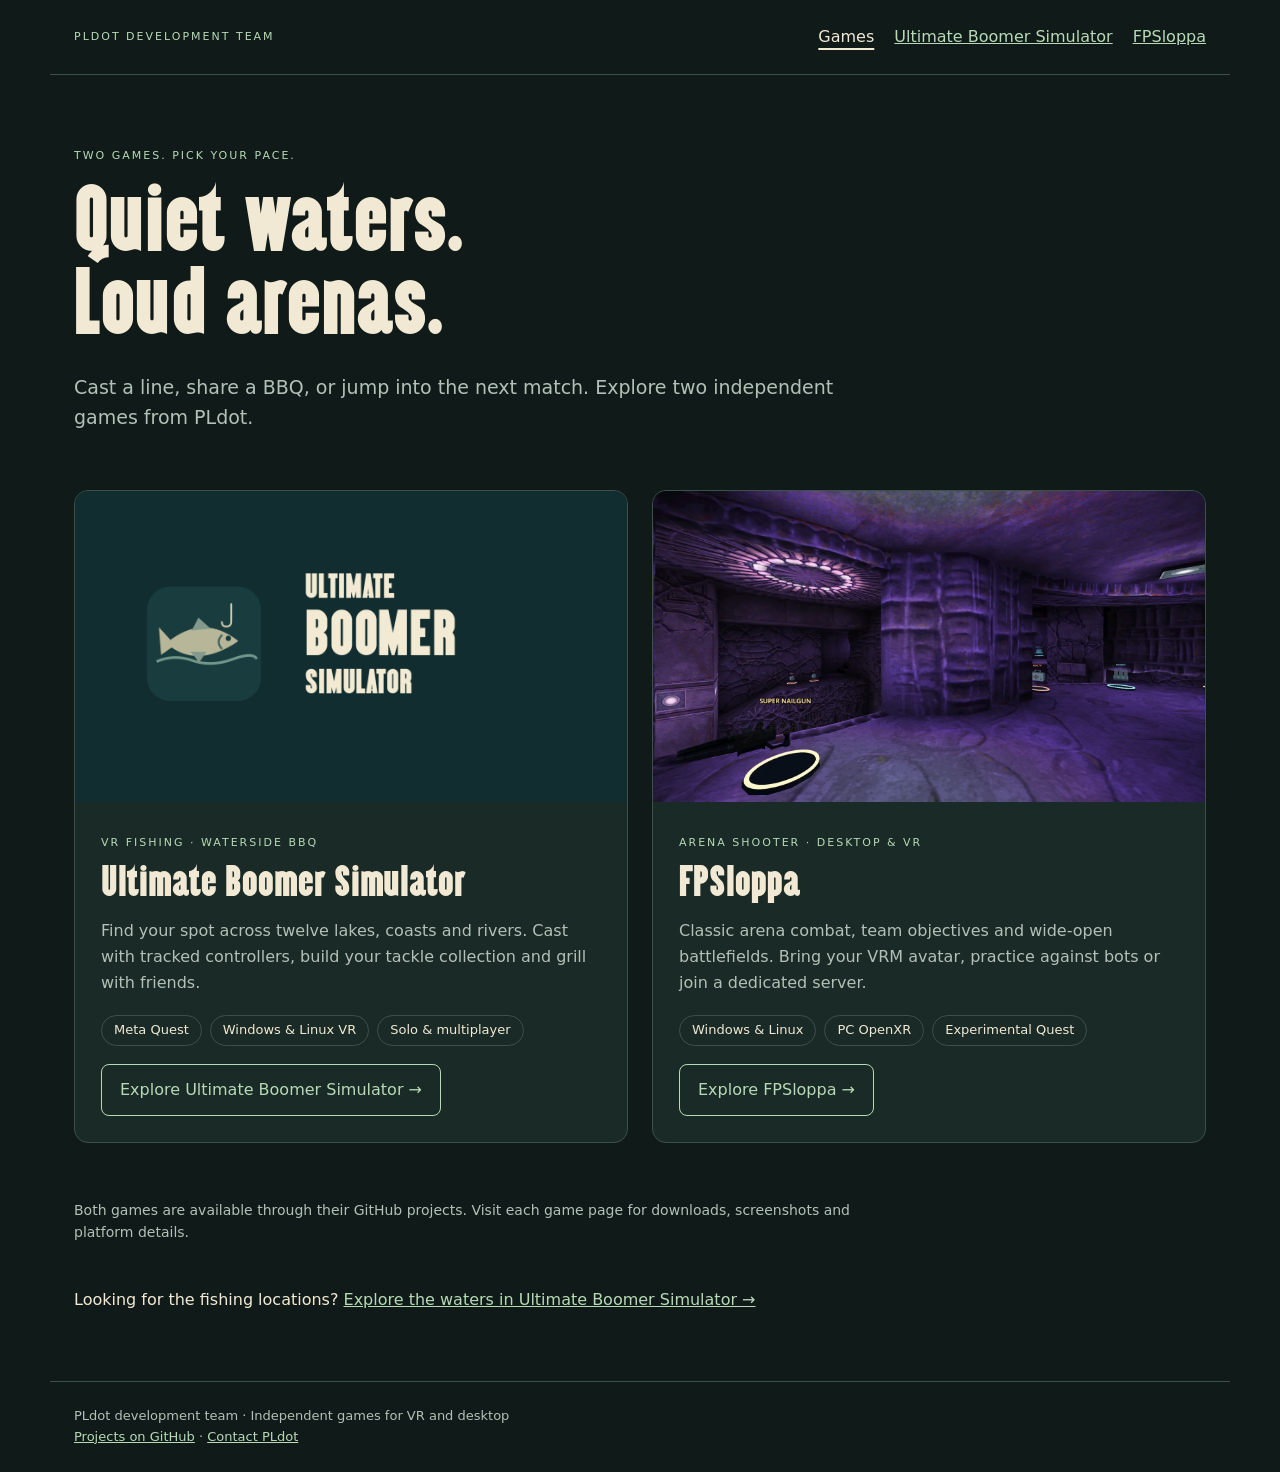
<file: index.html>
<!doctype html>
<html lang="en"><head><meta charset="utf-8"><meta name="viewport" content="width=device-width, initial-scale=1"><title>Games | PLdot</title>
<meta name="description" content="Discover Ultimate Boomer Simulator and FPSloppa: VR fishing and waterside BBQ, or arena action on desktop and in VR."><link rel="canonical" href="https://jebot-git.github.io/"><meta property="og:title" content="Games"><meta property="og:description" content="Discover Ultimate Boomer Simulator and FPSloppa: VR fishing and waterside BBQ, or arena action on desktop and in VR."><meta property="og:type" content="website"><meta property="og:url" content="https://jebot-git.github.io/"><meta property="og:image" content="https://jebot-git.github.io/media/cover-landscape.png"><link rel="icon" href="/media/icon.png"><link rel="stylesheet" href="/style.css"></head><body class=""><a class="skip" href="#main">Skip to content</a><header><a class="site-brand label" href="/">PLdot development team</a><nav aria-label="Main navigation"><a href="/" aria-current="page">Games</a><a href="/ultimate-boomer-simulator/">Ultimate Boomer Simulator</a><a href="/fpsloppa/">FPSloppa</a></nav></header><main id="main"><div class="intro"><span class="label">Two games. Pick your pace.</span><h1>Quiet waters.<br>Loud arenas.</h1><p>Cast a line, share a BBQ, or jump into the next match. Explore two independent games from PLdot.</p></div>
<div class="games"><article class="game-card"><a href="/ultimate-boomer-simulator/" tabindex="-1" aria-hidden="true"><img src="/media/cover-landscape.png" alt="" width="1280" height="720"></a><div class="card-body"><span class="label">VR fishing · Waterside BBQ</span><h2>Ultimate Boomer Simulator</h2><p>Find your spot across twelve lakes, coasts and rivers. Cast with tracked controllers, build your tackle collection and grill with friends.</p><div class="tags"><span>Meta Quest</span><span>Windows &amp; Linux VR</span><span>Solo &amp; multiplayer</span></div><a class="button" href="/ultimate-boomer-simulator/">Explore Ultimate Boomer Simulator →</a></div></article>
<article class="game-card"><a href="/fpsloppa/" tabindex="-1" aria-hidden="true"><img src="/media/fpsloppa/magenta.webp" alt="" width="1600" height="900"></a><div class="card-body"><span class="label">Arena shooter · Desktop &amp; VR</span><h2>FPSloppa</h2><p>Classic arena combat, team objectives and wide-open battlefields. Bring your VRM avatar, practice against bots or join a dedicated server.</p><div class="tags"><span>Windows &amp; Linux</span><span>PC OpenXR</span><span>Experimental Quest</span></div><a class="button" href="/fpsloppa/">Explore FPSloppa →</a></div></article></div>
<p class="section-note">Both games are available through their GitHub projects. Visit each game page for downloads, screenshots and platform details.</p>
<section id="environments"><p>Looking for the fishing locations? <a href="/ultimate-boomer-simulator/#environments">Explore the waters in Ultimate Boomer Simulator →</a></p></section></main><footer>PLdot development team · Independent games for VR and desktop<br><a href="https://github.com/jebot-git">Projects on GitHub</a> · <a href="mailto:jewzuv@gmail.com">Contact PLdot</a></footer></body></html>
</file>
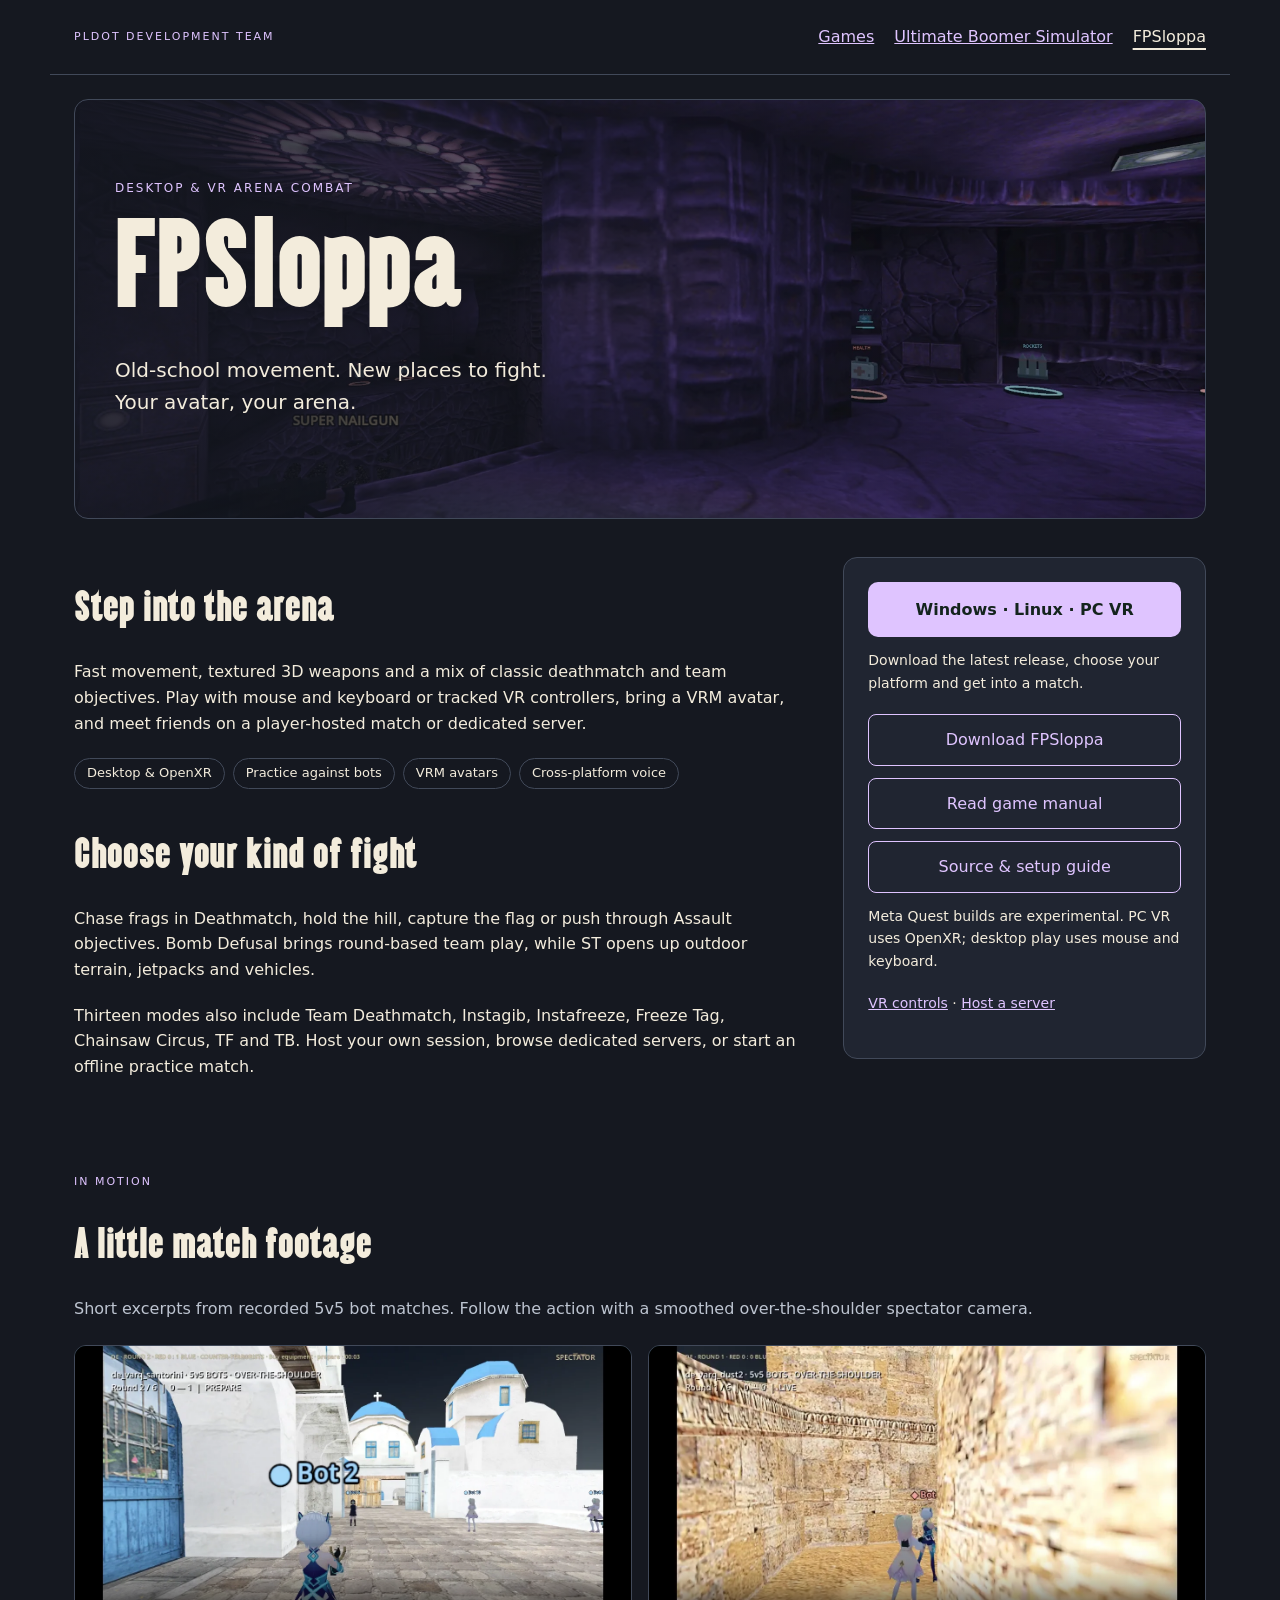
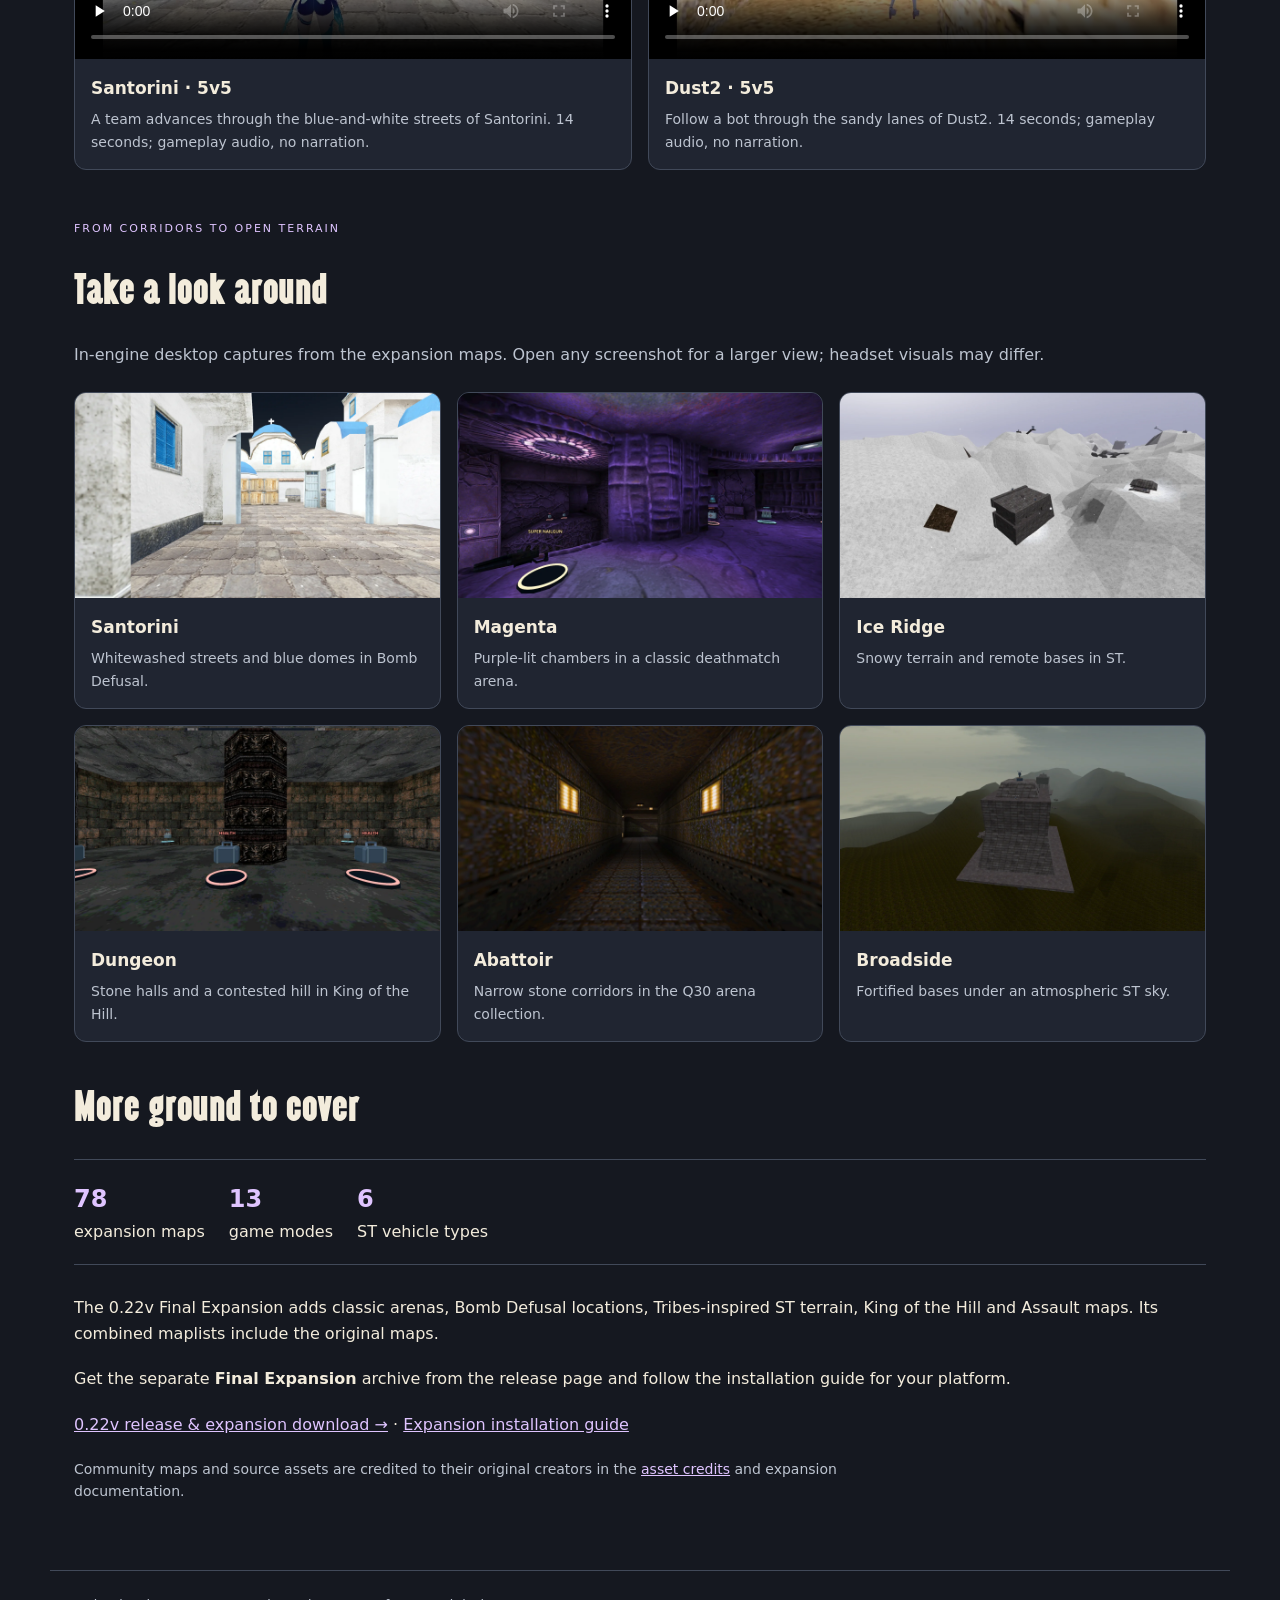
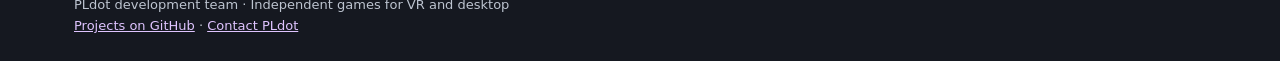
<file: fpsloppa/index.html>
<!doctype html>
<html lang="en"><head><meta charset="utf-8"><meta name="viewport" content="width=device-width, initial-scale=1"><title>FPSloppa | PLdot</title>
<meta name="description" content="Desktop and VR arena combat with bots, VRM avatars, dedicated servers and thirteen game modes. See screenshots, watch short gameplay clips and download FPSloppa."><link rel="canonical" href="https://jebot-git.github.io/fpsloppa/"><meta property="og:title" content="FPSloppa"><meta property="og:description" content="Desktop and VR arena combat with bots, VRM avatars, dedicated servers and thirteen game modes. See screenshots, watch short gameplay clips and download FPSloppa."><meta property="og:type" content="website"><meta property="og:url" content="https://jebot-git.github.io/fpsloppa/"><meta property="og:image" content="https://jebot-git.github.io/media/fpsloppa/magenta.webp"><link rel="icon" href="/media/icon.png"><link rel="stylesheet" href="/style.css"></head><body class="fps"><a class="skip" href="#main">Skip to content</a><header><a class="site-brand label" href="/">PLdot development team</a><nav aria-label="Main navigation"><a href="/">Games</a><a href="/ultimate-boomer-simulator/">Ultimate Boomer Simulator</a><a href="/fpsloppa/" aria-current="page">FPSloppa</a></nav></header><main id="main"><div class="hero"><span class="label">Desktop &amp; VR arena combat</span><h1>FPSloppa</h1><p>Old-school movement. New places to fight.<br>Your avatar, your arena.</p></div>
<div class="layout"><div><h2>Step into the arena</h2><p>Fast movement, textured 3D weapons and a mix of classic deathmatch and team objectives. Play with mouse and keyboard or tracked VR controllers, bring a VRM avatar, and meet friends on a player-hosted match or dedicated server.</p><div class="tags"><span>Desktop &amp; OpenXR</span><span>Practice against bots</span><span>VRM avatars</span><span>Cross-platform voice</span></div><section><h2>Choose your kind of fight</h2><p>Chase frags in Deathmatch, hold the hill, capture the flag or push through Assault objectives. Bomb Defusal brings round-based team play, while ST opens up outdoor terrain, jetpacks and vehicles.</p><p>Thirteen modes also include Team Deathmatch, Instagib, Instafreeze, Freeze Tag, Chainsaw Circus, TF and TB. Host your own session, browse dedicated servers, or start an offline practice match.</p></section></div>
<aside class="aside"><div class="price">Windows · Linux · PC VR</div><p>Download the latest release, choose your platform and get into a match.</p><a class="button" href="https://github.com/jebot-git/FPSloppa/releases/latest">Download FPSloppa</a><a class="button" href="/fpsloppa/manual/">Read game manual</a><a class="button" href="https://github.com/jebot-git/FPSloppa">Source &amp; setup guide</a><p>Meta Quest builds are experimental. PC VR uses OpenXR; desktop play uses mouse and keyboard.</p><p><a href="https://github.com/jebot-git/FPSloppa/blob/main/VR.md">VR controls</a> · <a href="https://github.com/jebot-git/FPSloppa/blob/main/SERVER.md">Host a server</a></p></aside></div>
<section id="clips"><span class="label">In motion</span><h2>A little match footage</h2><p class="subtle">Short excerpts from recorded 5v5 bot matches. Follow the action with a smoothed over-the-shoulder spectator camera.</p><div class="gallery clips"><article class="capture"><figure><video controls playsinline preload="none" poster="/media/fpsloppa/santorini-clip.webp" aria-label="Santorini · 5v5: 14-second gameplay clip"><source src="/media/fpsloppa/santorini-clip.mp4" type="video/mp4"><a href="/media/fpsloppa/santorini-clip.mp4">Download the Santorini · 5v5 clip</a></video><figcaption><h3>Santorini · 5v5</h3><p>A team advances through the blue-and-white streets of Santorini. 14 seconds; gameplay audio, no narration.</p></figcaption></figure></article><article class="capture"><figure><video controls playsinline preload="none" poster="/media/fpsloppa/dust2-clip.webp" aria-label="Dust2 · 5v5: 14-second gameplay clip"><source src="/media/fpsloppa/dust2-clip.mp4" type="video/mp4"><a href="/media/fpsloppa/dust2-clip.mp4">Download the Dust2 · 5v5 clip</a></video><figcaption><h3>Dust2 · 5v5</h3><p>Follow a bot through the sandy lanes of Dust2. 14 seconds; gameplay audio, no narration.</p></figcaption></figure></article></div></section><section id="screenshots"><span class="label">From corridors to open terrain</span><h2>Take a look around</h2><p class="subtle">In-engine desktop captures from the expansion maps. Open any screenshot for a larger view; headset visuals may differ.</p><div class="gallery"><article class="capture"><figure><a href="/media/fpsloppa/santorini.webp"><img loading="lazy" decoding="async" width="1600" height="900" src="/media/fpsloppa/santorini.webp" alt="Whitewashed streets and blue domes in Bomb Defusal."></a><figcaption><h3>Santorini</h3><p>Whitewashed streets and blue domes in Bomb Defusal.</p></figcaption></figure></article><article class="capture"><figure><a href="/media/fpsloppa/magenta.webp"><img loading="lazy" decoding="async" width="1600" height="900" src="/media/fpsloppa/magenta.webp" alt="Purple-lit chambers in a classic deathmatch arena."></a><figcaption><h3>Magenta</h3><p>Purple-lit chambers in a classic deathmatch arena.</p></figcaption></figure></article><article class="capture"><figure><a href="/media/fpsloppa/iceridge.webp"><img loading="lazy" decoding="async" width="1600" height="900" src="/media/fpsloppa/iceridge.webp" alt="Snowy terrain and remote bases in ST."></a><figcaption><h3>Ice Ridge</h3><p>Snowy terrain and remote bases in ST.</p></figcaption></figure></article><article class="capture"><figure><a href="/media/fpsloppa/dungeon.webp"><img loading="lazy" decoding="async" width="1600" height="900" src="/media/fpsloppa/dungeon.webp" alt="Stone halls and a contested hill in King of the Hill."></a><figcaption><h3>Dungeon</h3><p>Stone halls and a contested hill in King of the Hill.</p></figcaption></figure></article><article class="capture"><figure><a href="/media/fpsloppa/abattoir.webp"><img loading="lazy" decoding="async" width="1600" height="900" src="/media/fpsloppa/abattoir.webp" alt="Narrow stone corridors in the Q30 arena collection."></a><figcaption><h3>Abattoir</h3><p>Narrow stone corridors in the Q30 arena collection.</p></figcaption></figure></article><article class="capture"><figure><a href="/media/fpsloppa/broadside.webp"><img loading="lazy" decoding="async" width="1600" height="900" src="/media/fpsloppa/broadside.webp" alt="Fortified bases under an atmospheric ST sky."></a><figcaption><h3>Broadside</h3><p>Fortified bases under an atmospheric ST sky.</p></figcaption></figure></article></div></section><section id="expansion"><h2>More ground to cover</h2><div class="facts"><p><strong>78</strong>expansion maps</p><p><strong>13</strong>game modes</p><p><strong>6</strong>ST vehicle types</p></div><p>The 0.22v Final Expansion adds classic arenas, Bomb Defusal locations, Tribes-inspired ST terrain, King of the Hill and Assault maps. Its combined maplists include the original maps.</p><p>Get the separate <strong>Final Expansion</strong> archive from the release page and follow the installation guide for your platform.</p><p><a href="https://github.com/jebot-git/FPSloppa/releases/tag/0.22v">0.22v release &amp; expansion download →</a> · <a href="https://github.com/jebot-git/FPSloppa/blob/main/docs/FINAL-EXPANSION.md">Expansion installation guide</a></p><p class="section-note">Community maps and source assets are credited to their original creators in the <a href="https://github.com/jebot-git/FPSloppa/blob/main/ASSET_CREDITS.md">asset credits</a> and expansion documentation.</p></section></main><footer>PLdot development team · Independent games for VR and desktop<br><a href="https://github.com/jebot-git">Projects on GitHub</a> · <a href="mailto:jewzuv@gmail.com">Contact PLdot</a></footer></body></html>
</file>
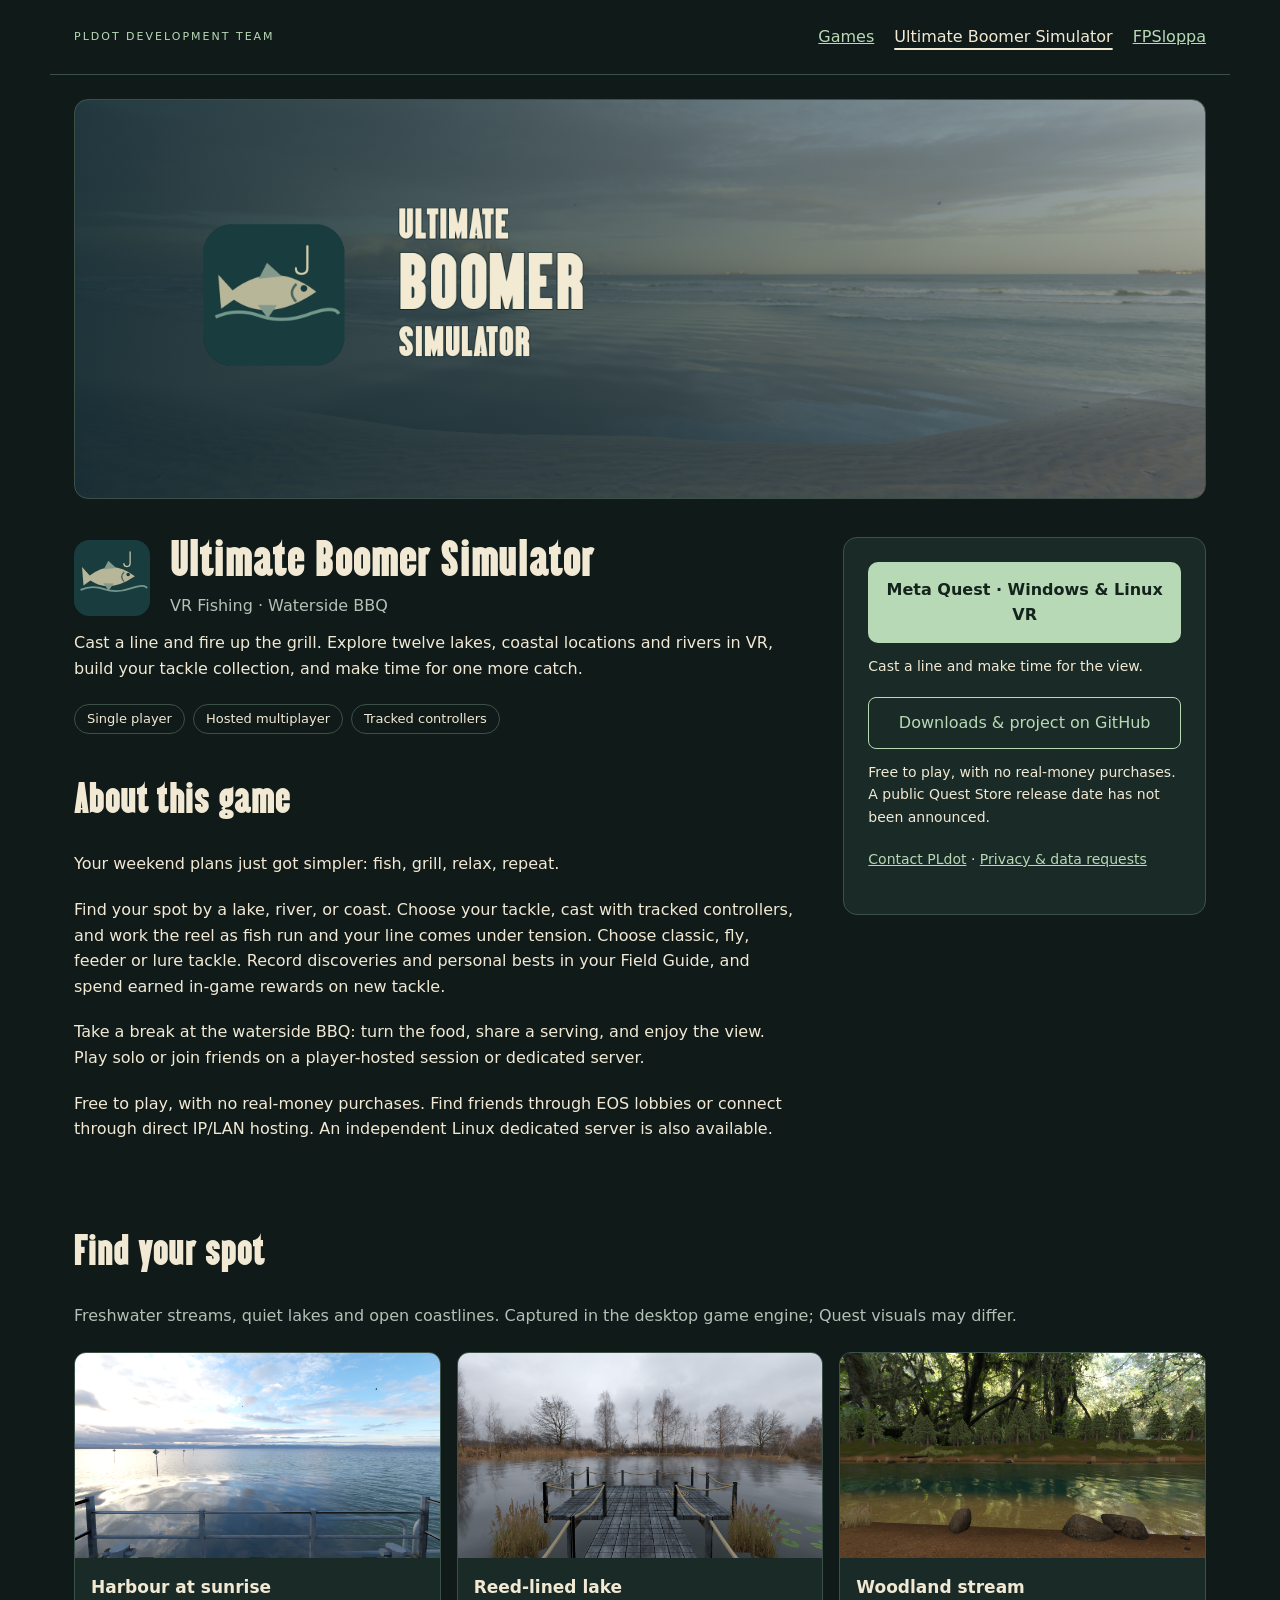
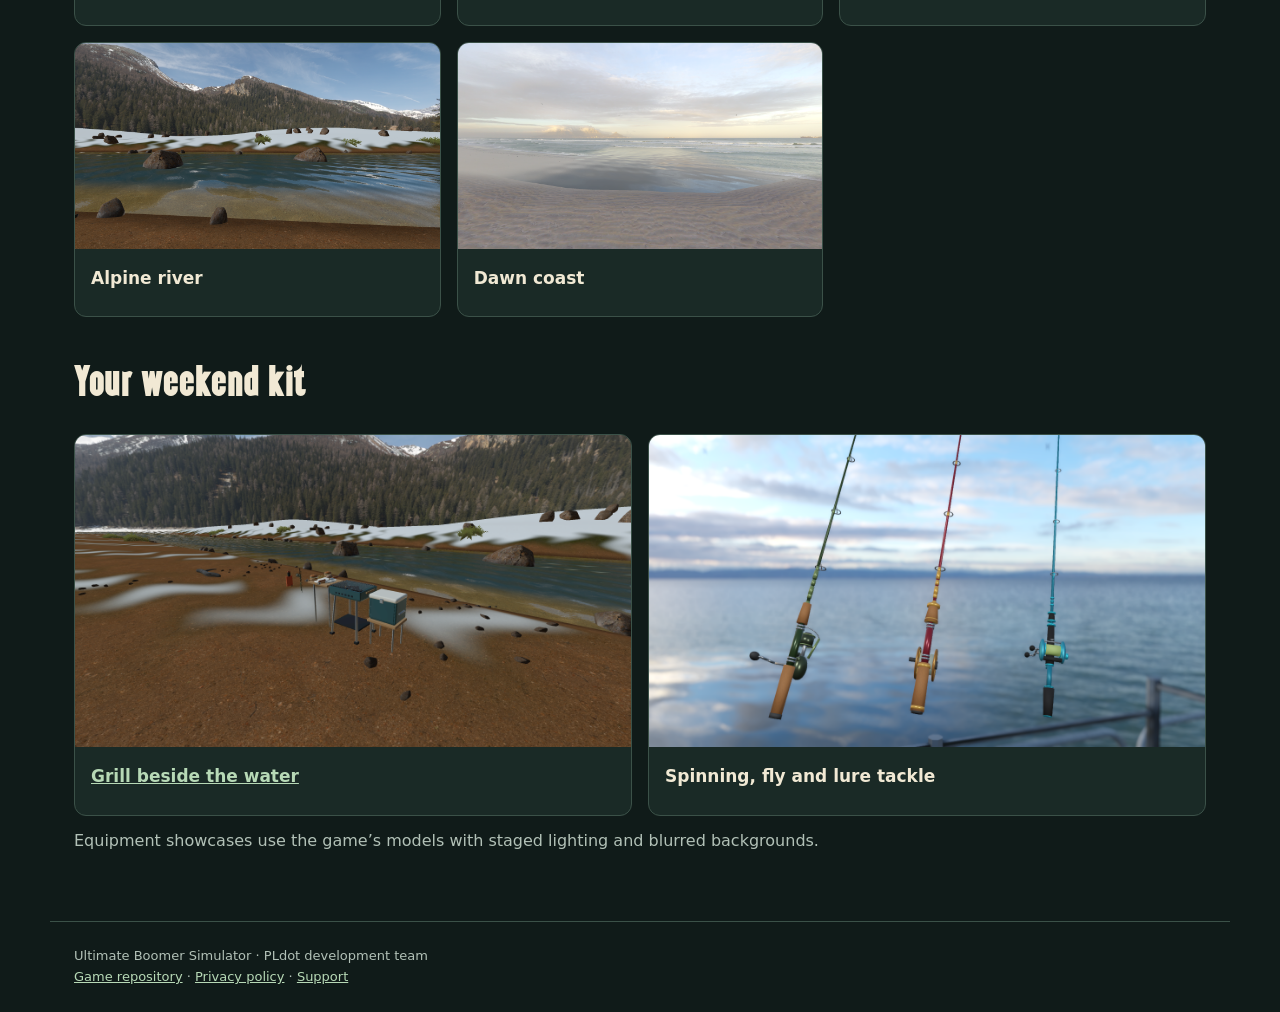
<file: ultimate-boomer-simulator/index.html>
<!doctype html>
<html lang="en"><meta charset="utf-8"><meta name="viewport" content="width=device-width, initial-scale=1">
<title>Ultimate Boomer Simulator | PLdot</title>
<meta name="description" content="Fish and grill in Ultimate Boomer Simulator. Explore twelve waters in VR, choose your tackle and cook with friends. Free for Meta Quest and desktop OpenXR.">
<link rel="canonical" href="https://jebot-git.github.io/ultimate-boomer-simulator/">
<link rel="icon" type="image/png" href="/media/icon.png">
<meta property="og:title" content="Ultimate Boomer Simulator">
<meta property="og:description" content="VR fishing and waterside BBQs across twelve lakes, coasts and rivers. Follow development by PLdot.">
<meta property="og:type" content="website">
<meta property="og:url" content="https://jebot-git.github.io/ultimate-boomer-simulator/">
<meta property="og:image" content="https://jebot-git.github.io/media/cover-landscape.png">
<link rel="stylesheet" href="/style.css">
<body><a class="skip" href="#main">Skip to content</a><header><a class="site-brand label" href="/">PLdot development team</a><nav aria-label="Main navigation"><a href="/">Games</a><a href="/ultimate-boomer-simulator/" aria-current="page">Ultimate Boomer Simulator</a><a href="/fpsloppa/">FPSloppa</a></nav></header>
<main id="main"><div class="hero"><img src="/media/logo.png" alt="Ultimate Boomer Simulator — fish and hook logo"></div>
<div class="layout"><div><div class="identity"><img src="/media/logo-mark.svg" alt="Existing fish and hook game icon"><div><h1>Ultimate Boomer Simulator</h1><span class="subtle">VR Fishing · Waterside BBQ</span></div></div><p>Cast a line and fire up the grill. Explore twelve lakes, coastal locations and rivers in VR, build your tackle collection, and make time for one more catch.</p><div class="tags"><span>Single player</span><span>Hosted multiplayer</span><span>Tracked controllers</span></div><section><h2>About this game</h2><p>Your weekend plans just got simpler: fish, grill, relax, repeat.</p><p>Find your spot by a lake, river, or coast. Choose your tackle, cast with tracked controllers, and work the reel as fish run and your line comes under tension. Choose classic, fly, feeder or lure tackle. Record discoveries and personal bests in your Field Guide, and spend earned in-game rewards on new tackle.</p><p>Take a break at the waterside BBQ: turn the food, share a serving, and enjoy the view. Play solo or join friends on a player-hosted session or dedicated server.</p><p>Free to play, with no real-money purchases. Find friends through EOS lobbies or connect through direct IP/LAN hosting. An independent Linux dedicated server is also available.</p></section></div>
<aside class="aside"><div class="price">Meta Quest · Windows &amp; Linux VR</div><p>Cast a line and make time for the view.</p><a class="button" href="https://github.com/jebot-git/raifslop">Downloads &amp; project on GitHub</a><p>Free to play, with no real-money purchases. A public Quest Store release date has not been announced.</p><p><a href="mailto:jewzuv@gmail.com">Contact PLdot</a> · <a href="https://jebot-git.github.io/raifslop/privacy.html">Privacy &amp; data requests</a></p></aside></div>
<section id="environments"><h2>Find your spot</h2><p class="subtle">Freshwater streams, quiet lakes and open coastlines. Captured in the desktop game engine; Quest visuals may differ.</p><div class="gallery"><article class="capture"><a href="/media/screenshot-01-lake_pier.png"><img loading="lazy" src="/media/screenshot-01-lake_pier.png" alt="Harbour at sunrise"></a><h3>Harbour at sunrise</h3></article><article class="capture"><a href="/media/screenshot-02-gray_pier.png"><img loading="lazy" src="/media/screenshot-02-gray_pier.png" alt="Reed-lined lake"></a><h3>Reed-lined lake</h3></article><article class="capture"><a href="/media/screenshot-03-cedar_creek.png"><img loading="lazy" src="/media/screenshot-03-cedar_creek.png" alt="Woodland stream"></a><h3>Woodland stream</h3></article><article class="capture"><a href="/media/screenshot-04-glacier_run.png"><img loading="lazy" src="/media/screenshot-04-glacier_run.png" alt="Alpine river"></a><h3>Alpine river</h3></article><article class="capture"><a href="/media/screenshot-05-blouberg_sunrise_2.png"><img loading="lazy" src="/media/screenshot-05-blouberg_sunrise_2.png" alt="Dawn coast"></a><h3>Dawn coast</h3></article></div></section><section><h2>Your weekend kit</h2><div class="gallery equipment"><article class="capture"><a href="/media/bbq-lakeside.png"><img loading="lazy" src="/media/bbq-lakeside.png" alt="BBQ station beside the shared fishing water"><h3>Grill beside the water</h3></a></article><article class="capture"><a href="/media/promo-tackle.png"><img loading="lazy" src="/media/promo-tackle.png" alt="Spinning, fly and lure tackle"></a><h3>Spinning, fly and lure tackle</h3></article></div><p class="subtle">Equipment showcases use the game’s models with staged lighting and blurred backgrounds.</p></section>


</main><footer>Ultimate Boomer Simulator · PLdot development team<br><a href="https://github.com/jebot-git/raifslop">Game repository</a> · <a href="https://jebot-git.github.io/raifslop/privacy.html">Privacy policy</a> · <a href="mailto:jewzuv@gmail.com">Support</a></footer></body></html>
</file>
<file: style.css>
:root{color-scheme:dark;--bg:#101b19;--panel:#1a2a26;--line:#3b5148;--muted:#b2c1b7;--paper:#f1e9d4;--mint:#b7d9b6}
*{box-sizing:border-box}body{margin:0;background:var(--bg);color:var(--paper);font:16px/1.6 system-ui,sans-serif}a{color:var(--mint)}a:focus-visible,summary:focus-visible{outline:3px solid #efd393;outline-offset:5px}main,header,footer{max-width:1180px;margin:auto;padding:24px}header{display:flex;justify-content:space-between;gap:16px;align-items:center;border-bottom:1px solid var(--line)}.label,small{font-size:11px;letter-spacing:2px;text-transform:uppercase}.label{color:var(--mint)}.draft{border:1px solid #9b885a;color:#efdaa5;padding:5px 12px;border-radius:30px;font-size:12px}.hero{min-height:310px;display:flex;flex-direction:column;justify-content:center;padding:40px;background:linear-gradient(125deg,#354d40,#1b3432);border:1px dashed #799078;border-radius:14px}.hero h2{font:clamp(32px,5vw,60px)/1.1 Georgia,serif;max-width:650px;margin:20px 0}.hero p{max-width:640px;color:var(--muted)}.layout{display:grid;grid-template-columns:minmax(0,2fr) minmax(250px,1fr);gap:44px;margin-top:38px}.identity{display:flex;gap:20px;align-items:center}.identity img{width:76px;height:76px}h1{font:34px/1.15 Georgia,serif;margin:0 0 8px}h2{font:28px Georgia,serif}h3{font-size:21px;margin:8px 0}p{margin:12px 0 20px}.subtle{color:var(--muted)}.tags{display:flex;flex-wrap:wrap;gap:8px;margin:22px 0}.tags span{border:1px solid var(--line);border-radius:24px;padding:4px 12px;font-size:13px}.price{background:var(--mint);color:#14241d;border-radius:10px;padding:15px;text-align:center;font-weight:650}.aside{background:var(--panel);border:1px solid var(--line);padding:24px;border-radius:14px;align-self:start}.aside p{font-size:14px}.gallery{display:grid;grid-template-columns:repeat(3,1fr);gap:16px;margin-top:24px}.capture{min-height:245px;background:var(--panel);border:1px dashed var(--line);border-radius:12px;padding:22px}.capture p{font-size:14px;color:var(--muted)}.capture small{font-size:9px;letter-spacing:1px}.number{font:28px Georgia,serif;color:var(--mint)}section{margin:44px 0}details{border:1px solid var(--line);border-radius:12px;padding:20px}summary{cursor:pointer;font-weight:600}table{width:100%;border-collapse:collapse;margin:20px 0}th,td{text-align:left;vertical-align:top;border-bottom:1px solid var(--line);padding:12px 8px}th{width:45%;font-weight:500}.copy{white-space:pre-wrap;font:inherit;background:#0e1715;padding:18px;border-radius:8px}footer{color:var(--muted);font-size:13px;border-top:1px solid var(--line)}@media(max-width:750px){.layout,.gallery{grid-template-columns:1fr}.hero{padding:24px;min-height:240px}.identity{align-items:flex-start}h1{font-size:28px}header{flex-wrap:wrap}main{padding:18px}}
.hero{background:linear-gradient(90deg,#0b242be0,#14272866),url("media/screenshot-05-blouberg_sunrise_2.png") center/cover;border:1px solid var(--line)}.hero img{width:min(680px,100%);height:auto}.capture{padding:0;min-height:0;overflow:hidden;border:1px solid var(--line)}.capture img{width:100%;aspect-ratio:16/9;object-fit:cover;display:block}.capture h3{font-size:17px;padding:8px 16px 16px}video{width:100%;border-radius:12px;background:#112d2f}.equipment{grid-template-columns:repeat(2,1fr)}@media(max-width:750px){.equipment{grid-template-columns:1fr}}
@font-face{font-family:Almonte;src:url('media/fonts/Almonte.otf');font-display:swap}h1,h2{font-family:Almonte,system-ui,sans-serif;font-weight:400}h1{font-size:42px}h2{font-size:36px}nav{display:flex;gap:20px;flex-wrap:wrap}.button{display:block;padding:12px 18px;border:1px solid var(--mint);border-radius:8px;text-align:center;text-decoration:none}.hero{min-height:400px}.hero img{max-height:340px;object-fit:contain;object-position:left}.skip{position:absolute;left:-9999px}.skip:focus{left:16px;top:16px;background:var(--bg);padding:16px;z-index:2}@media(prefers-reduced-motion:reduce){*{scroll-behavior:auto}}

.site-brand{text-decoration:none;color:var(--mint)}nav [aria-current=page]{color:var(--paper);text-decoration-thickness:2px;text-underline-offset:6px}
.intro{max-width:760px;padding:42px 0 12px}.intro h1{font-size:clamp(46px,7vw,78px);line-height:1.06;margin:16px 0 24px}.intro p{font-size:19px;color:var(--muted)}
.games{display:grid;grid-template-columns:1fr 1fr;gap:24px;margin:26px 0 56px}.game-card{border:1px solid var(--line);border-radius:14px;overflow:hidden;background:var(--panel)}.game-card>a{display:block;overflow:hidden}.game-card img{width:100%;aspect-ratio:16/9;object-fit:cover;display:block}.card-body{padding:26px}.card-body h2{margin:8px 0 14px}.card-body p{color:var(--muted)}.card-body .button{display:inline-block}.game-card .tags{margin:18px 0}.fps{--bg:#151820;--panel:#202531;--line:#414959;--muted:#bdc4d0;--paper:#f3ecdc;--mint:#dfc4ff}.fps .hero{background:linear-gradient(90deg,#141720e8,#14172055),url('/media/fpsloppa/magenta.webp') center/cover;min-height:420px}.fps .hero h1{font-size:clamp(58px,9vw,104px);margin:12px 0}.fps .hero p{color:var(--paper);font-size:20px;max-width:480px}.hero .label{font-size:12px}.capture figure{margin:0}.capture figcaption{padding:16px}.capture figcaption h3{padding:0;margin:0 0 6px}.capture figcaption p{margin:0}.clips{grid-template-columns:repeat(2,minmax(0,1fr))}.clips video{display:block;aspect-ratio:16/9;border-radius:0}.aside .button+.button{margin-top:12px}.gallery .capture a:focus-visible{display:block;outline-offset:-4px}.facts{display:flex;flex-wrap:wrap;gap:24px;border-block:1px solid var(--line);padding:20px 0;margin:30px 0}.facts p{margin:0}.facts strong{font-size:24px;color:var(--mint);display:block}.section-note{max-width:780px;color:var(--muted);font-size:14px}video:focus-visible{outline:3px solid #efd393;outline-offset:4px}@media(max-width:750px){.games,.clips{grid-template-columns:1fr}.intro{padding-top:24px}.card-body{padding:22px}nav{gap:12px 18px}.fps .hero{min-height:330px}}
/* Keep intrinsic dimensions for layout reservation without fixing rendered height. */
.game-card img,.capture img{height:auto}
</file>
